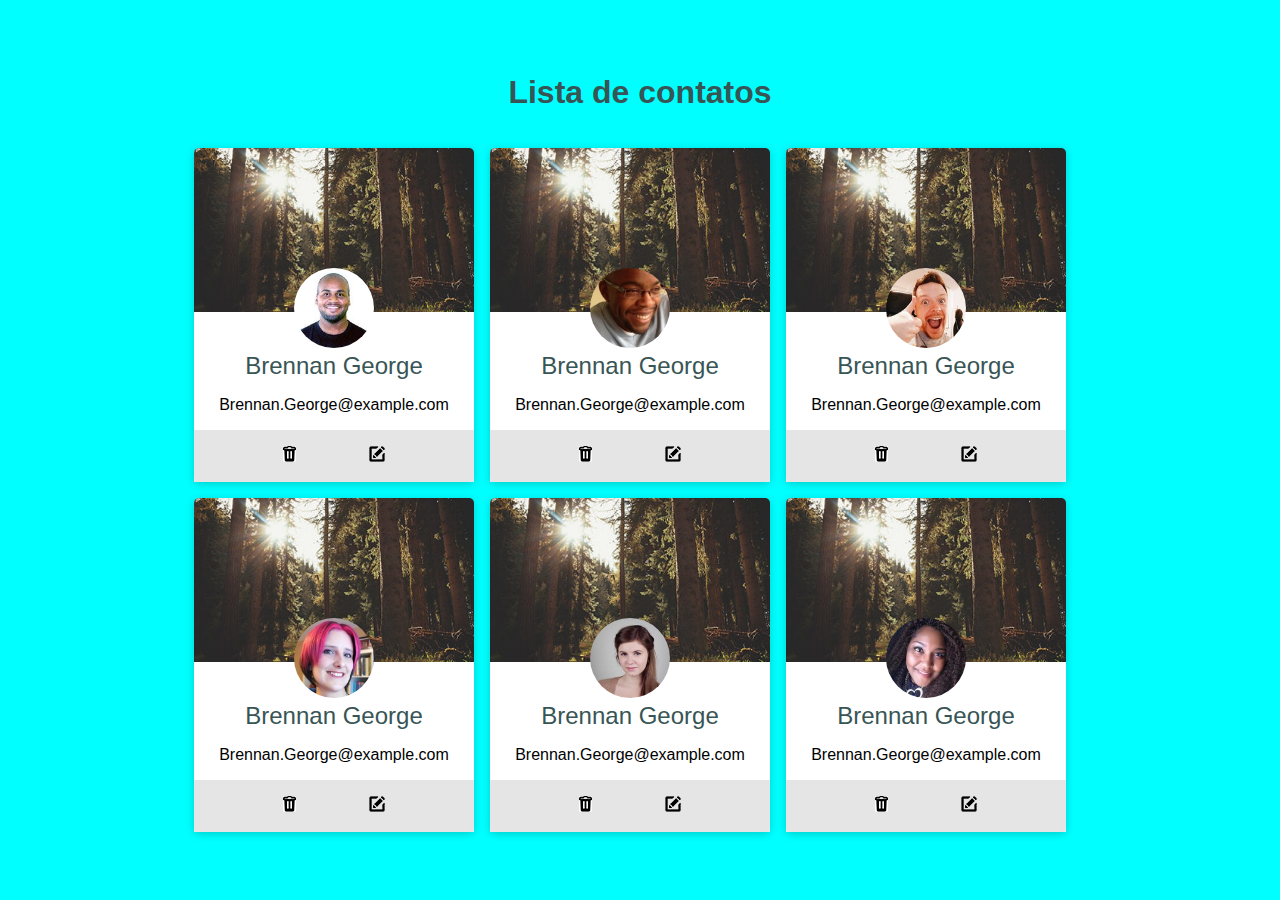
<file: projeto2/index.html>
<!DOCTYPE html>
<html lang="en">

    <head>
        <meta charset="UTF-8">
        <meta http-equiv="X-UA-Compatible" content="IE=edge">
        <meta name="viewport" content="width=device-width, initial-scale=1.0">
        <title>Document</title>
        <link rel="stylesheet" href="estilo2.css">
    </head>

    <body>
        <h1 class="main-title">Lista de contatos</h1>
        <div class="list-wrapper">
            <ul class="list">
                <li class="list-item">
                    <div class="list-item__imagem">
                        <img src="imagens/1.jpg" alt="Brennan George">
                    </div>
                    <div class="list-item__content">
                        <p class="list-item__name"> Brennan George</p>
                        <p class="list-item__email"> Brennan.George@example.com</p>

                    </div>
                    <div class="list-item__actions">
                        <a href="#"><img src="imagens/delete.png" alt="delete"></a>
                        <a href="#"><img src="imagens/edit.png" alt="edit"></a>
                    </div>
                </li>
                <li class="list-item">
                    <div class="list-item__imagem">
                        <img src="imagens/2.jpg" alt="Brennan George">
                    </div>
                    <div class="list-item__content">
                        <p class="list-item__name"> Brennan George</p>
                        <p class="list-item__email"> Brennan.George@example.com</p>

                    </div>
                    <div class="list-item__actions">
                        <a href="#"><img src="imagens/delete.png" alt="delete"></a>
                        <a href="#"><img src="imagens/edit.png" alt="edit"></a>
                    </div>
                </li>
                <li class="list-item">
                    <div class="list-item__imagem">
                        <img src="imagens/3.jpg" alt="Brennan George">
                    </div>
                    <div class="list-item__content">
                        <p class="list-item__name"> Brennan George</p>
                        <p class="list-item__email"> Brennan.George@example.com</p>

                    </div>
                    <div class="list-item__actions">
                        <a href="#"><img src="imagens/delete.png" alt="delete"></a>
                        <a href="#"><img src="imagens/edit.png" alt="edit"></a>
                    </div>
                </li>
                <li class="list-item">
                    <div class="list-item__imagem">
                        <img src="imagens/4.jpg" alt="Brennan George">
                    </div>
                    <div class="list-item__content">
                        <p class="list-item__name"> Brennan George</p>
                        <p class="list-item__email"> Brennan.George@example.com</p>

                    </div>
                    <div class="list-item__actions">
                        <a href="#"><img src="imagens/delete.png" alt="delete"></a>
                        <a href="#"><img src="imagens/edit.png" alt="edit"></a>
                    </div>
                </li>
                <li class="list-item">
                    <div class="list-item__imagem">
                        <img src="imagens/5.jpg" alt="Brennan George">
                    </div>
                    <div class="list-item__content">
                        <p class="list-item__name"> Brennan George</p>
                        <p class="list-item__email"> Brennan.George@example.com</p>

                    </div>
                    <div class="list-item__actions">
                        <a href="#"><img src="imagens/delete.png" alt="delete"></a>
                        <a href="#"><img src="imagens/edit.png" alt="edit"></a>
                    </div>
                </li>
                <li class="list-item">
                    <div class="list-item__imagem">
                        <img src="imagens/6.jpg" alt="Brennan George">
                    </div>
                    <div class="list-item__content">
                        <p class="list-item__name"> Brennan George</p>
                        <p class="list-item__email"> Brennan.George@example.com</p>

                    </div>
                    <div class="list-item__actions">
                        <a href="#"><img src="imagens/delete.png" alt="delete"></a>
                        <a href="#"><img src="imagens/edit.png" alt="edit"></a>
                    </div>
                </li>

            </ul>
        </div>

    </body>

</html>
</file>
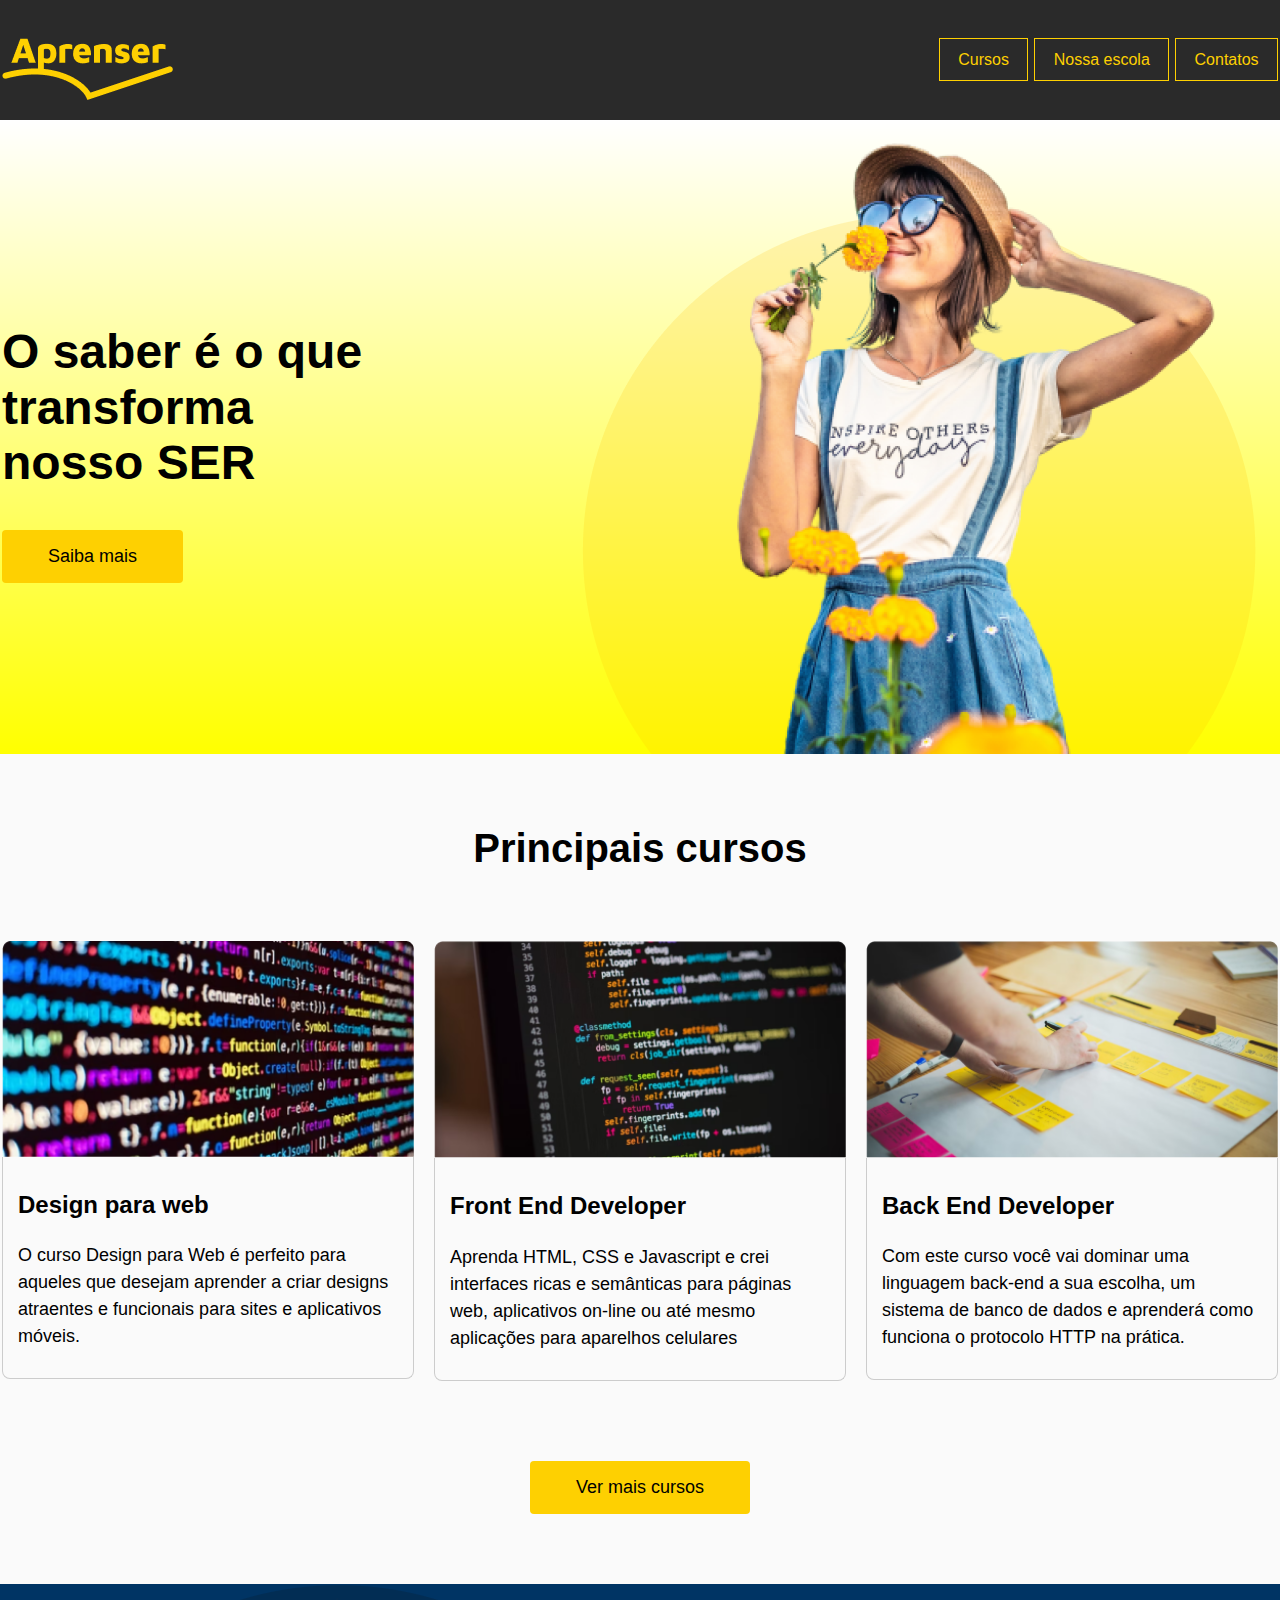
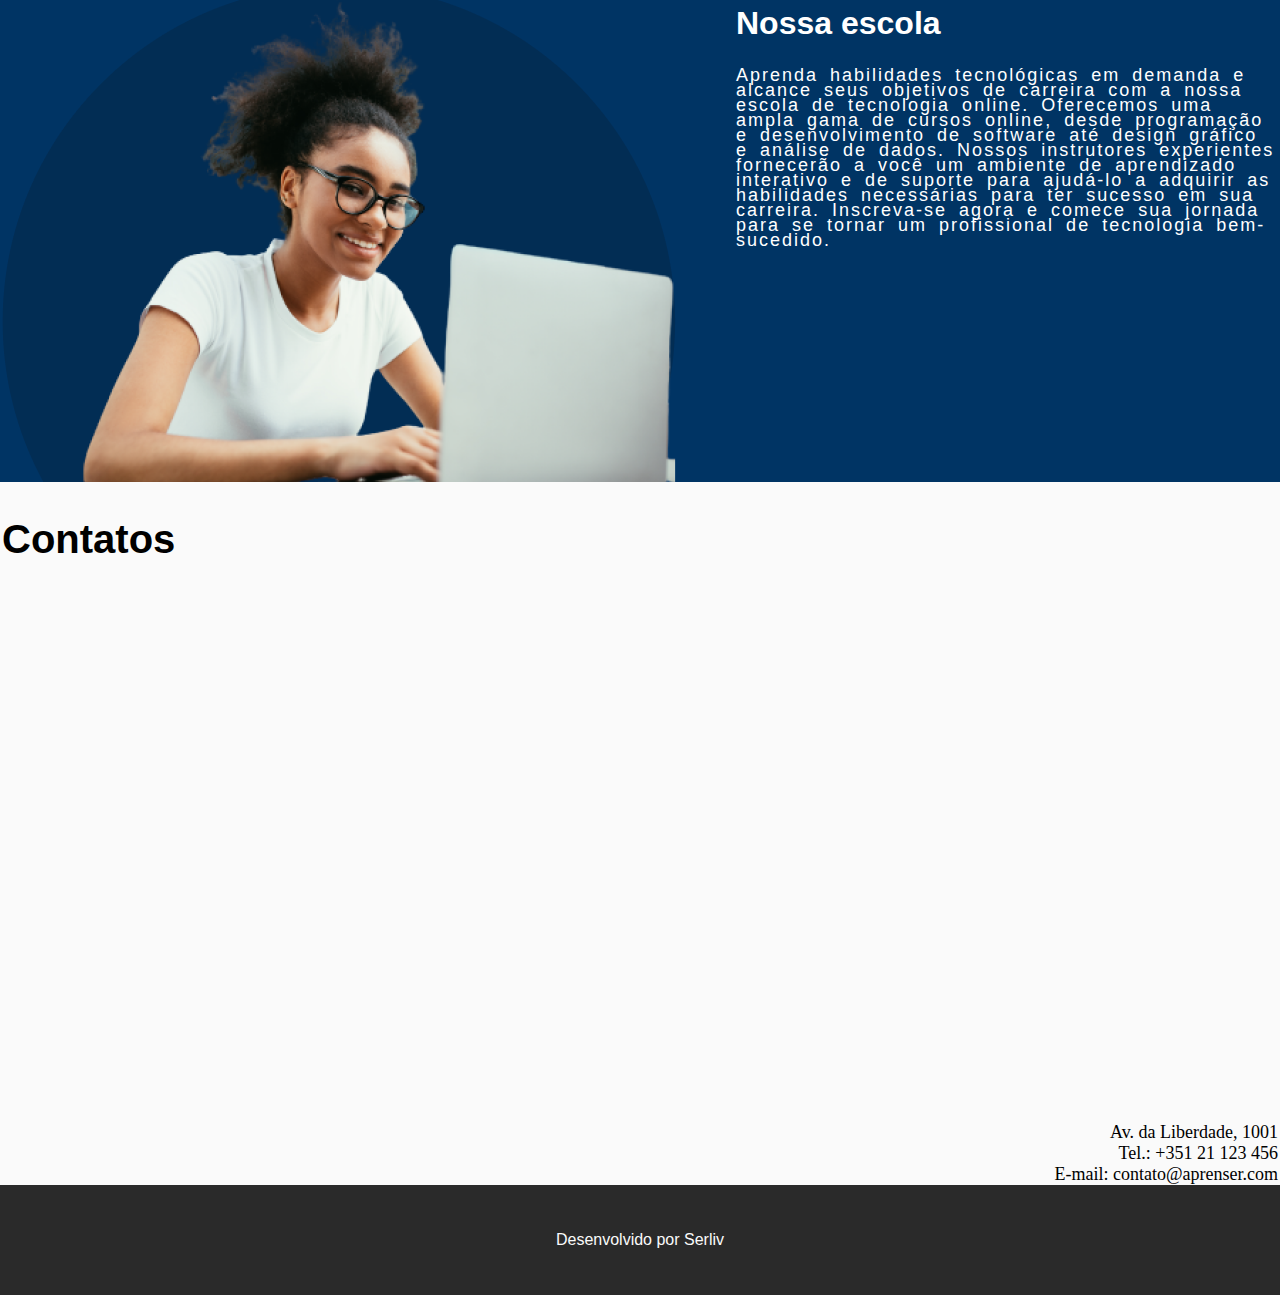
<file: projeto4_aprenser/index.html>
<!DOCTYPE html>
<html lang="en">

    <head>
        <meta charset="UTF-8">
        <title>Aprenser</title>
        <link rel="stylesheet" href="styles/normalize.css">
        <link rel="stylesheet" href="styles/aprenser.css">
    </head>

    <body>
        <div class="wrappercontainer wrappercontainer-dark">
            <header class="header container">
                <img src="imagens/logoAprenser.png" alt="aprenser">
                <nav class="header_nav">
                    <ul>
                        <li><a href="#cursos">Cursos</a></li>
                        <li><a href="#escola">Nossa escola</a></li>
                        <li><a href="#contatos">Contatos</a></li>
                    </ul>
                </nav>
            </header>
        </div>
        <div class="wrappercontainer wrappercontainer-hero">
            <section class="container herobanner">
                <div class="header_content">
                    <h1 class="hero-title">O saber é o que transforma nosso <span class="upper">ser</span></h1>
                    <a href="#" class="btn">Saiba mais</a>
                </div>
                <img src="imagens/HeroImage.png" alt="mulher segurando flores">
            </section>
        </div>

        <div class="wrappercontainer wrappercontainer-light">
            <section class="cursos container" id="cursos">
                <h2 class="section_title">Principais cursos</h2>
                <div class="cursoscontainer">
                    <article class="curso_card">
                        <img src="imagens/curso-design-1.png" alt="curso design">
                        <div class="curso_card_content">
                            <h3>Design para web</h3>
                            <p>O curso Design para Web é perfeito para aqueles que desejam aprender a criar designs
                                atraentes e funcionais para sites e aplicativos móveis.</p>
                        </div>
                    </article>
                    <article class="curso_card">
                        <img src="imagens/curso-design-2.png" alt="curso design">
                        <div class="curso_card_content">
                            <h3>Front End Developer</h3>
                            <p>Aprenda HTML, CSS e Javascript e crei interfaces ricas e semânticas para páginas web,
                                aplicativos on-line ou até mesmo aplicações para aparelhos celulares</p>
                        </div>
                    </article>
                    <article class="curso_card">
                        <img src="imagens/curso-design.png" alt="curso design">
                        <div class="curso_card_content">
                            <h3>Back End Developer</h3>
                            <p>Com este curso você vai dominar uma linguagem back-end a sua escolha, um sistema de banco
                                de dados e aprenderá como funciona o protocolo HTTP na prática.</p>
                        </div>
                    </article>
                </div>
                <a href="#" class="section_btn btn">Ver mais cursos</a>
            </section>
        </div>
        <div class="wrappercontainer wrappercontainer-dark2">
            <section class="container escola" id="escola">
                <img src="imagens/nossa-escola.png" alt="Mulher mostrando felicidade">
                <div class="escola_content">
                <h2>Nossa escola</h2>
                <p>Aprenda habilidades tecnológicas em demanda e alcance seus objetivos de carreira com a nossa escola
                    de tecnologia online. Oferecemos uma ampla gama de cursos online, desde programação e
                    desenvolvimento de software até design gráfico e análise de dados. Nossos instrutores experientes
                    fornecerão a você um ambiente de aprendizado interativo e de suporte para ajudá-lo a adquirir as
                    habilidades necessárias para ter sucesso em sua carreira. Inscreva-se agora e comece sua jornada
                    para se tornar um profissional de tecnologia bem-sucedido.</p>
                </div>
            </section>
        </div>
        <div class="wrappercontainer wrappercontainer-light">
            <section class="container" id="contatos">
                <h2>Contatos</h2>
                <iframe
                    src="https://www.google.com/maps/embed?pb=!1m18!1m12!1m3!1d477.83634369920503!2d-49.33054147618065!3d-16.642282694498284!2m3!1f0!2f0!3f0!3m2!1i1024!2i768!4f13.1!3m3!1m2!1s0x935ef538624f6801%3A0x8dc6d2986c01011!2zQ2Fmw6kgZGEgQsOhcmJhcmE!5e0!3m2!1spt-BR!2sbr!4v1730457891858!5m2!1spt-BR!2sbr"
                    width="100%" height="525" style="border:0;" allowfullscreen="" loading="lazy"
                    referrerpolicy="no-referrer-when-downgrade"></iframe>
                <address class="address">Av. da Liberdade, 1001 <br>
                    Tel.: +351 21 123 456 <br>
                    E-mail: contato@aprenser.com</address>
            </section>
        </div>
        <div class="wrappercontainer wrappercontainer-dark">
            <footer class="footer">Desenvolvido por Serliv</footer>
        </div>
    </body>

</html>
</file>
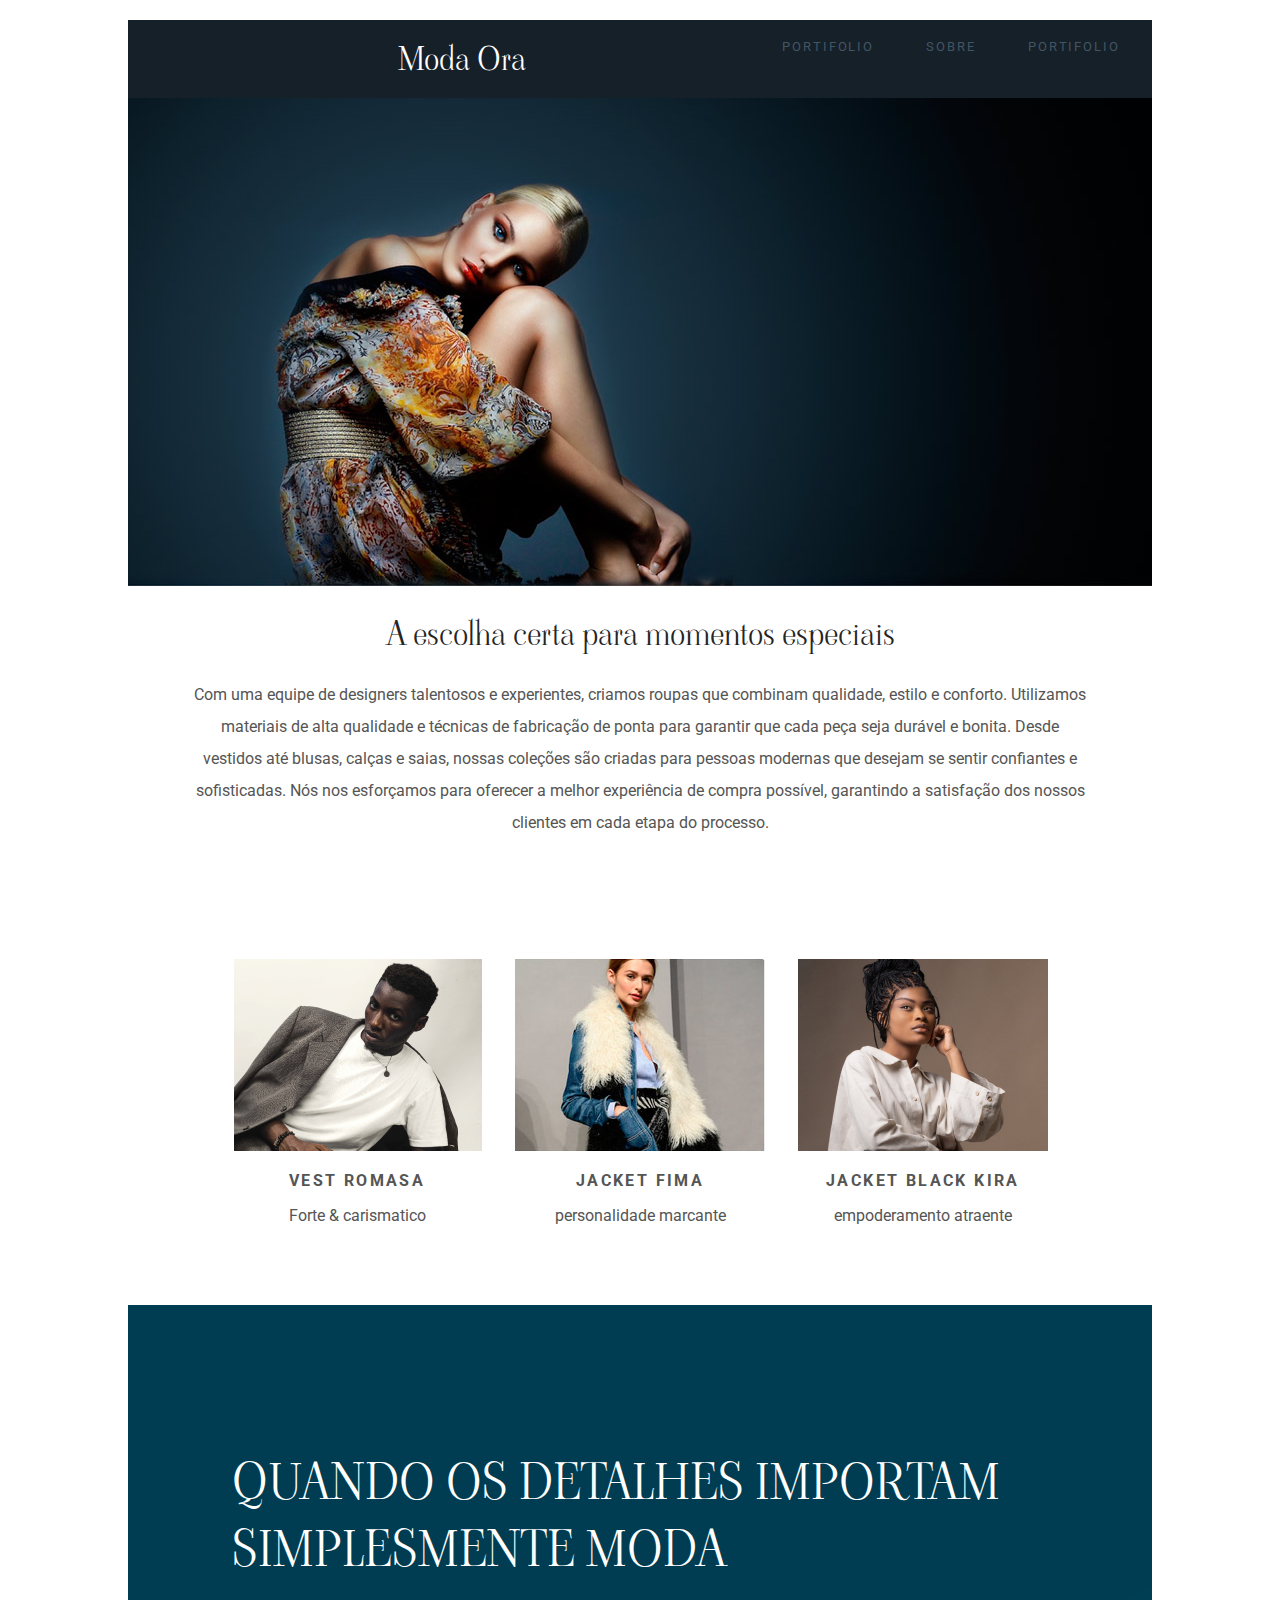
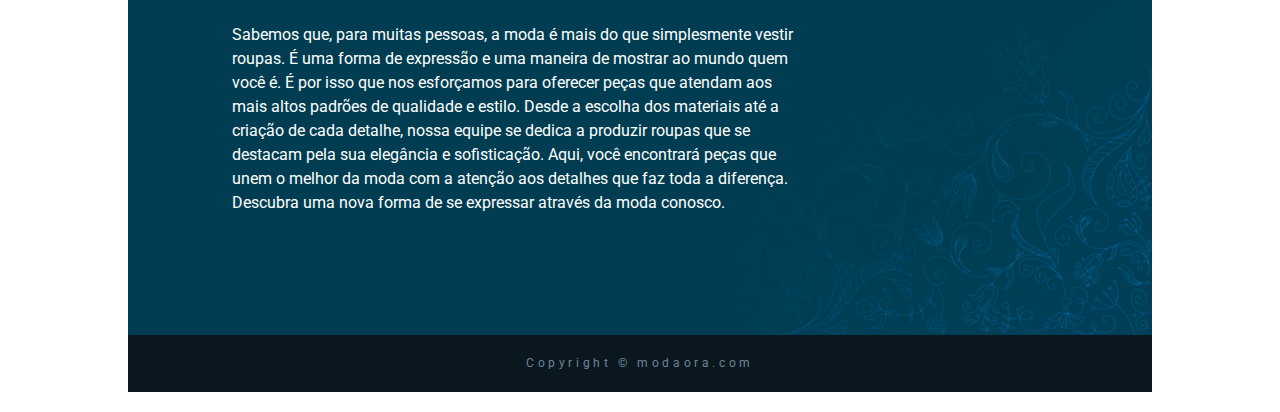
<file: secao8/index.html>
<!DOCTYPE html>
<html lang="en">

    <head>
        <meta charset="UTF-8">
        <title>
            Moda Ora
        </title>
        <link rel="stylesheet" href="css/estilo.css">
        <link rel="preconnect" href="https://fonts.googleapis.com">
        <link rel="preconnect" href="https://fonts.gstatic.com" crossorigin>
        <link href="https://fonts.googleapis.com/css2?family=Roboto:wght@300;400;700&family=Viaoda+Libre&display=swap"
            rel="stylesheet">
    </head>

    <body>
        <div id="principal">
            <header class="header-moda">
                <h1 class = "logo">Moda Ora</h1>
                <nav class="navigator">
                    <ul class="header-menu">
                        <li class="header-menu__items">
                            <a href="#">portifolio</a>
                        </li>
                        <li class="header-menu__items">
                            <a href="#">sobre</a>
                        </li>
                        <li class="header-menu__items">
                            <a href="#">portifolio</a>
                        </li>
                    </ul>
                </nav>
            </header>
            <img src="imagens/topo.jpg" alt="Modelo feminina vestindo roupa elegante">
            <main>
                <article class="article-text">
                    <h1>A escolha certa para momentos especiais</h1>
                    <p>Com uma equipe de designers talentosos e experientes, criamos roupas que combinam qualidade,
                        estilo e
                        conforto. Utilizamos materiais de alta qualidade e técnicas de fabricação de ponta para garantir
                        que
                        cada peça seja durável e bonita. Desde vestidos até blusas, calças e saias, nossas coleções são
                        criadas para pessoas modernas que desejam se sentir confiantes e sofisticadas. Nós nos
                        esforçamos
                        para oferecer a melhor experiência de compra possível, garantindo a satisfação dos nossos
                        clientes
                        em cada etapa do processo.</p>
                </article>
                <section class="galery">
                    <article class="article-images">
                        <img src="imagens/modelo5.jpg" alt="">
                        <p class="image-title">Vest romasa</p>
                        <p class="image-text">Forte & carismatico</p>
                    </article>
                    <article class="article-images">
                        <img src="imagens/modelo2.jpg" alt="">
                        <p class="image-title">Jacket fima</p>
                        <p class="image-text">personalidade marcante</p>
                    </article>
                    <article class="article-images">
                        <img src="imagens/modelo4.jpg" alt="">
                        <p class="image-title">jacket black kira</p>
                        <p class="image-text">empoderamento atraente</p>
                    </article>
                </section>
                <article class="article-final">
                    <h2>QUANDO OS DETALHES IMPORTAM <br>SIMPLESMENTE MODA</h2>
                    <p>Sabemos que, para muitas pessoas, a moda é mais do que simplesmente vestir roupas. É uma forma de
                        expressão e uma maneira de mostrar ao mundo quem você é. É por isso que nos esforçamos para
                        oferecer
                        peças que atendam aos mais altos padrões de qualidade e estilo. Desde a escolha dos materiais
                        até a
                        criação de cada detalhe, nossa equipe se dedica a produzir roupas que se destacam pela sua
                        elegância
                        e sofisticação. Aqui, você encontrará peças que unem o melhor da moda com a atenção aos detalhes
                        que
                        faz toda a diferença. Descubra uma nova forma de se expressar através da moda conosco.</p>
                </article>

            </main>
            <footer class="rodape">
                Copyright © modaora.com
            </footer>
        </div>
    </body>

</html>
</file>
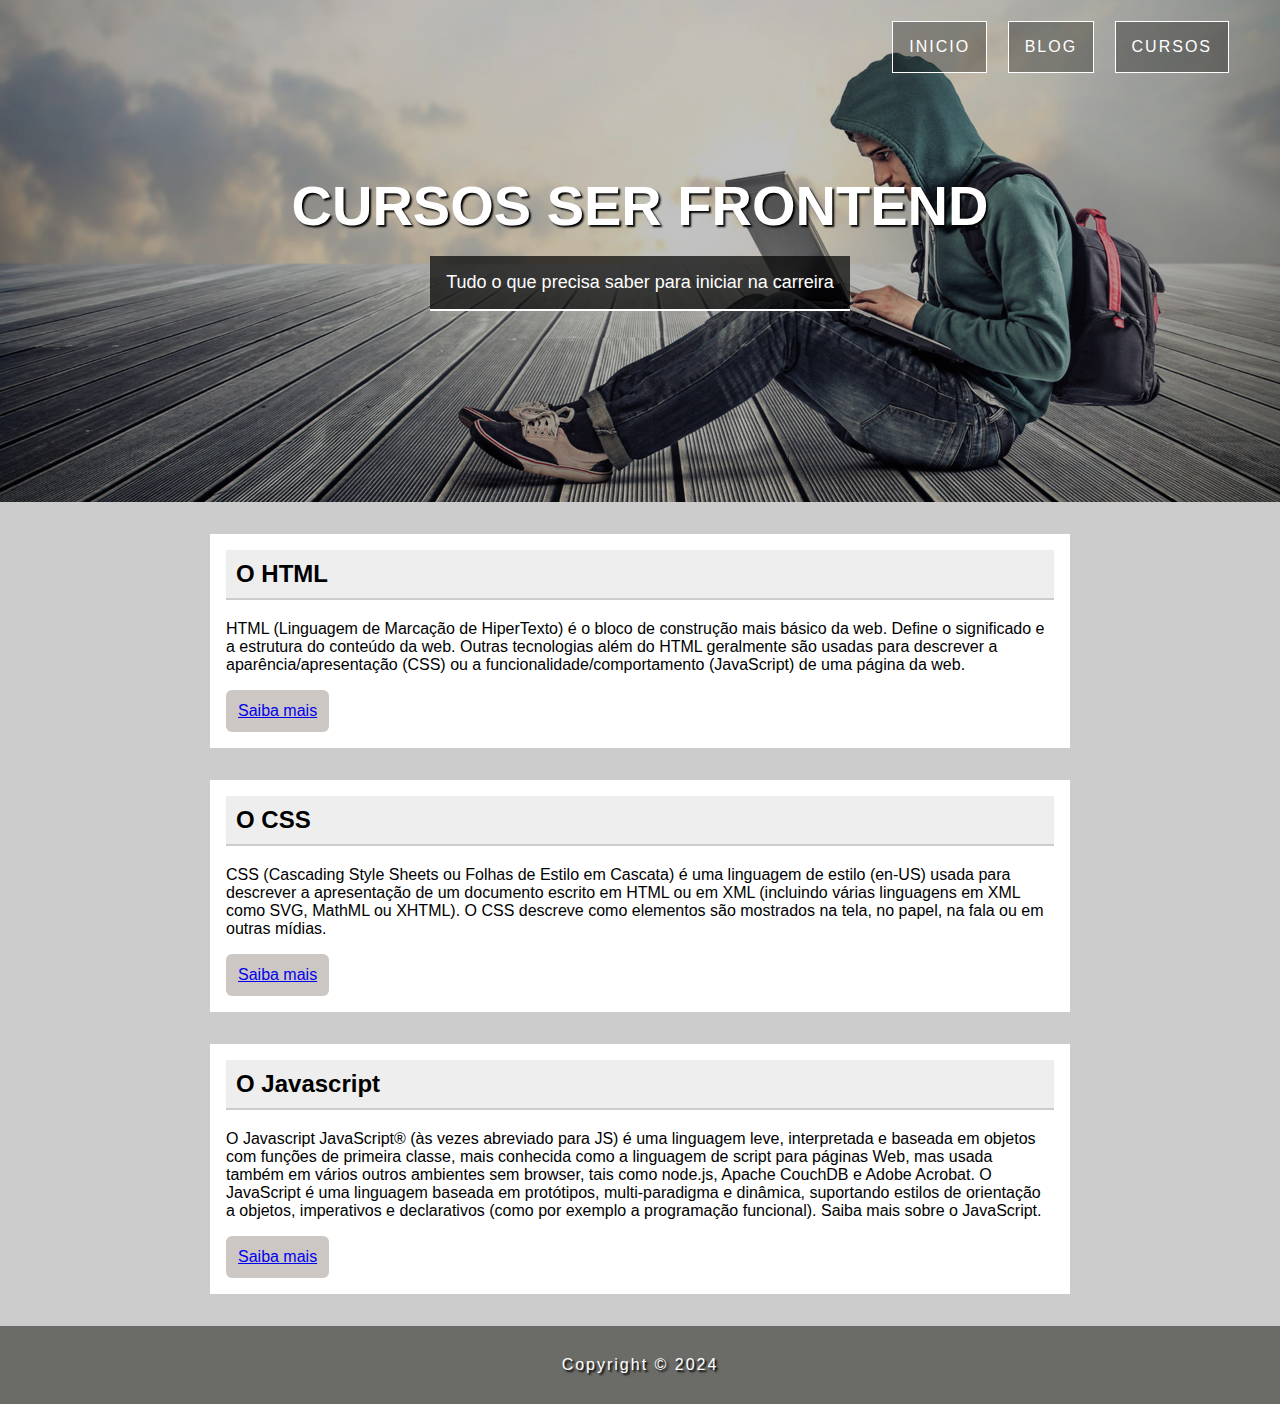
<file: semantica e posi/index.html>
<!DOCTYPE html>
<html lang="en">

    <head>
        <meta charset="UTF-8">
        <title>PRJ 1</title>
        <link rel="stylesheet" href="styles/estilo.css">
    </head>

    <body>
        <header class="hero">
            <nav>
                <ul>
                    <li><a href="#">Inicio</a></li>
                    <li><a href="#">Blog</a></li>
                    <li><a href="#">Cursos</a></li>
                </ul>
            </nav>
            <div class="hero-content">
                <h1>cursos ser frontend</h1>
                <p>Tudo o que precisa saber para iniciar na carreira</p>
            </div>
        </header>
        <main>
            <div class="container">
                <section>
                    <article>
                        <header>
                            <h2>O HTML</h2>
                        </header>
                        <p>HTML (Linguagem de Marcação de HiperTexto) é o bloco de construção mais básico da web. Define
                            o significado e a estrutura do conteúdo da web. Outras tecnologias além do HTML geralmente
                            são usadas para descrever a aparência/apresentação (CSS) ou a funcionalidade/comportamento
                            (JavaScript) de uma página da web.</p>
                        <a class="saiba" href="#">Saiba mais</a>
                    </article>
                    <article>
                        <header>
                            <h2>O CSS</h2>
                        </header>
                        <p>CSS (Cascading Style Sheets ou Folhas de Estilo em Cascata) é uma linguagem de estilo (en-US)
                            usada para descrever a apresentação de um documento escrito em HTML ou em XML (incluindo
                            várias linguagens em XML como SVG, MathML ou XHTML). O CSS descreve como elementos são
                            mostrados na tela, no papel, na fala ou em outras mídias.</p>
                        <a class="saiba" href="#">Saiba mais</a>
                    </article>

                    <article>
                        <header>
                            <h2>O Javascript</h2>
                        </header>
                        <p>O Javascript
                            JavaScript® (às vezes abreviado para JS) é uma linguagem leve, interpretada e baseada em
                            objetos com funções de primeira classe, mais conhecida como a linguagem de script para
                            páginas Web, mas usada também em vários outros ambientes sem browser, tais como node.js,
                            Apache CouchDB e Adobe Acrobat. O JavaScript é uma linguagem baseada em protótipos,
                            multi-paradigma e dinâmica, suportando estilos de orientação a objetos, imperativos e
                            declarativos (como por exemplo a programação funcional). Saiba mais sobre o JavaScript.</p>
                        <a class="saiba" href="#">Saiba mais</a>
                    </article>

                </section>
            </div>
        </main>
        <footer>
            Copyright &copy; 2024
        </footer>
    </body>

</html>
</file>
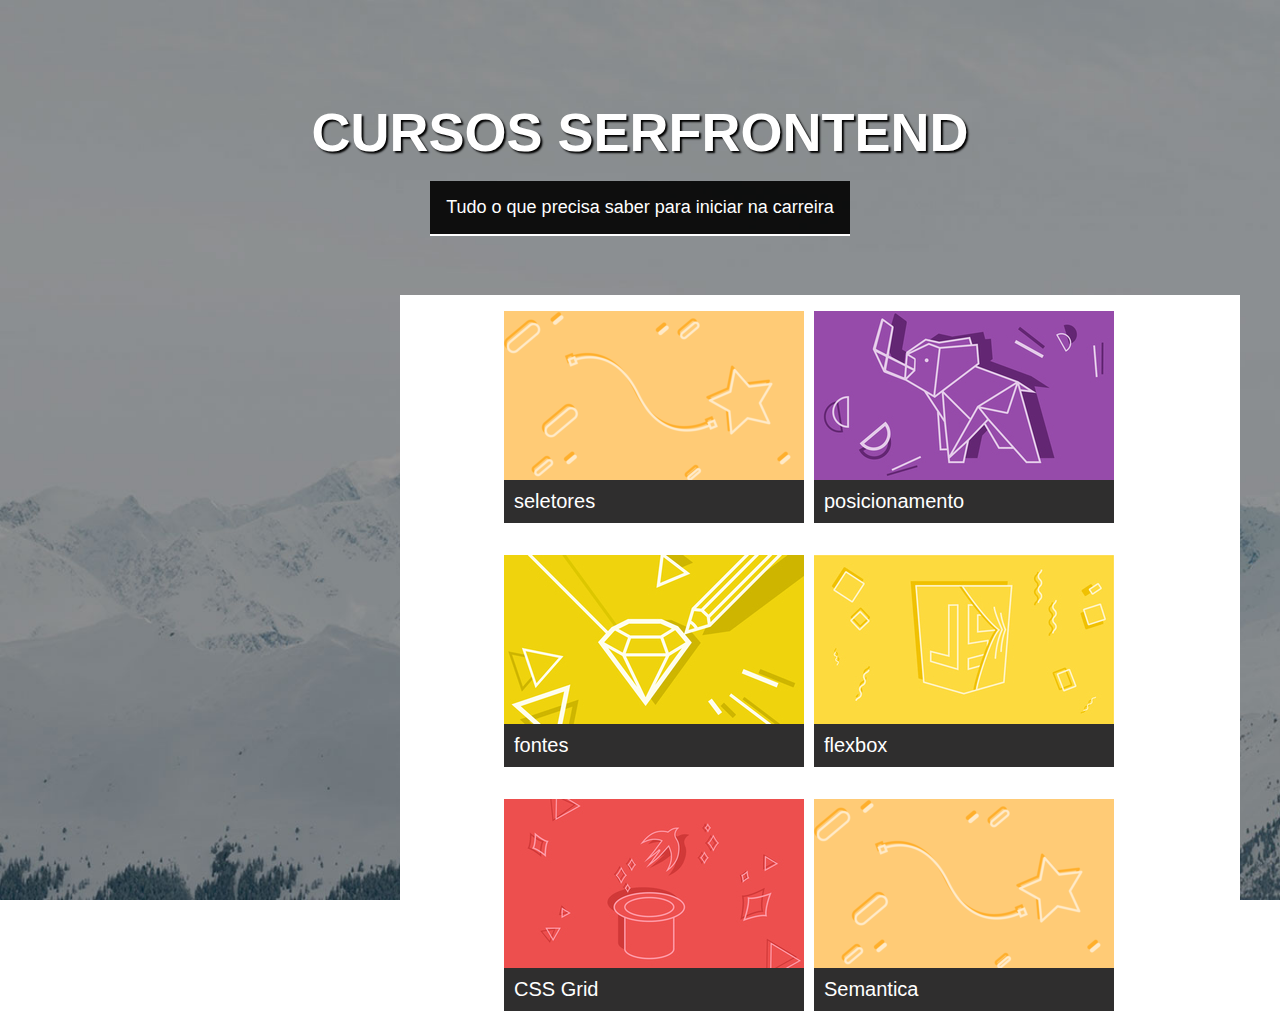
<file: projeto3_price_cards/desafio/index.html>
<!DOCTYPE html>
<html lang="en">

    <head>
        <meta charset="UTF-8">

        <title>Projeto CSS</title>

        <link rel="stylesheet" href="styles/estilo.css">
    </head>

    <body>
        <header class="hero">
            <div class="hero-content">
                <h1>cursos serfrontend</h1>
                <p>Tudo o que precisa saber para iniciar na carreira</p>

            </div>

        </header>


        <div class="div1">
            <ul class="ul1">
                <li>
                    <img src="imagens/card_01.png" alt="">
                    <p class="p1">seletores</p>
                </li>
                <li>
                    <img src="imagens/card_02.jpg" alt="">
                    <p class="p1">posicionamento</p>
                </li>
                <li>
                    <img src="imagens/card_03.jpg" alt="">
                    <p class="p1">fontes</p>
                </li>
                <li>
                    <img src="imagens/card_04.jpg" alt="">
                    <p class="p1">flexbox</p>
                </li>
                <li>
                    <img src="imagens/card_05.jpg" alt="">
                    <p class="p1">CSS Grid</p>
                </li>
                <li>
                    <img src="imagens/card_01.png" alt="">
                    <p class="p1">Semantica</p>
                </li>
            </ul>
        </div>
    </body>

</html>
</file>
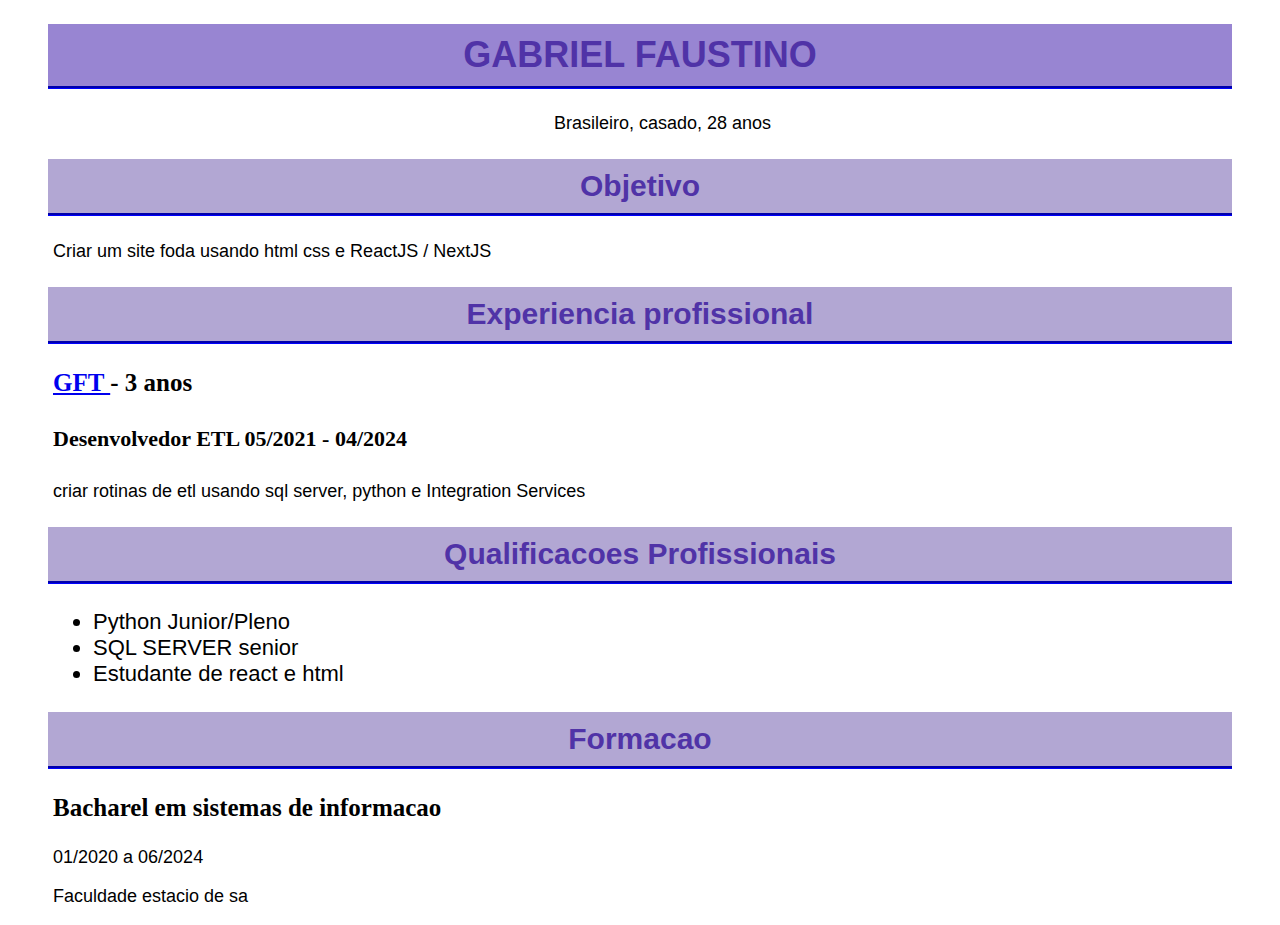
<file: introducao/curriculo.html>
<!DOCTYPE html>
<html lang="en">

    <head>
        <meta charset="UTF-8">
        <meta name="viewport" content="width=device-width, initial-scale=1.0">
        <title>Document</title>
        <link rel="stylesheet" href="curriculo.css">
    </head>

    <body>
        <h1><b> GABRIEL FAUSTINO </b></h1>

        <p class="etnia"> Brasileiro, casado, 28 anos </p>

        <h2>Objetivo </h2>
        <p>Criar um site foda usando html css e ReactJS / NextJS </p>

        <h2>Experiencia profissional </h2>
         <h3><a href="#"> GFT </a> - 3 anos</h3>
        <h4>Desenvolvedor ETL 05/2021 - 04/2024</h4>
        <p> criar rotinas de etl usando sql server, python e Integration Services </p>

        <h2>Qualificacoes Profissionais</h2>

        <ul>
            <li>Python Junior/Pleno</li>
            <li>SQL SERVER senior</li>
            <li>Estudante de react e html </li>
        </ul>
        <h2>Formacao </h2>
        <h3>Bacharel em sistemas de informacao</h3>
        <p>01/2020 a 06/2024</p>
        <p>Faculdade estacio de sa</p>

    </body>

</html>
</file>
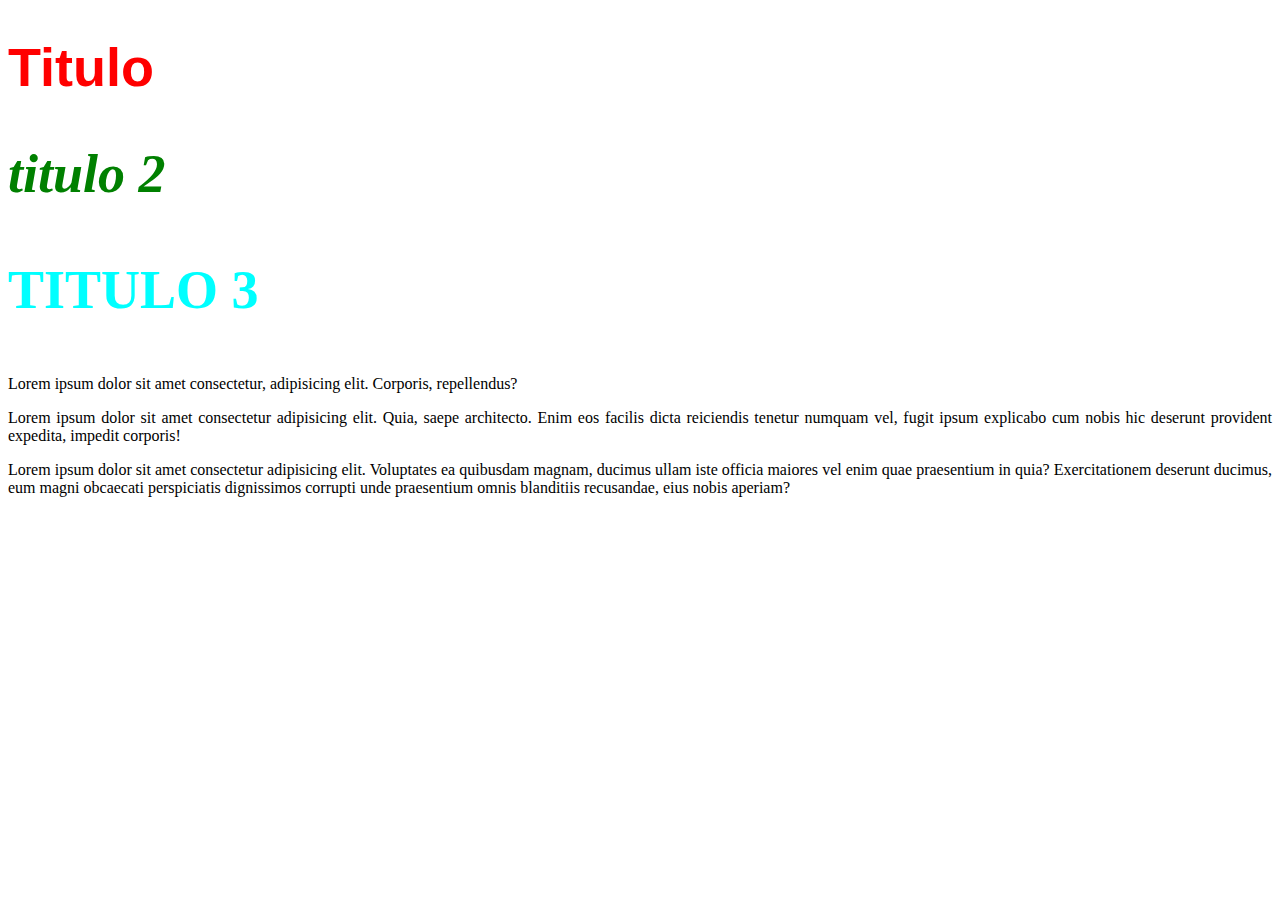
<file: introducao/introducao_css.html>
<!DOCTYPE html>
<html lang="pt-br">
    <head>
    <title>Estruturas</title>
    <meta name="description" content="descricao legal da minha pag">
    <meta name="author" content="Gabriel Carvalho">
    <meta charset="uft-8">
    <link rel="stylesheet" href="introcss.css">
    </head>
    <body>
        <h1>Titulo</h1>
        <h2>titulo 2</h2>
        <h3>titulo 3</h3>
        <p>Lorem ipsum dolor sit amet consectetur, adipisicing elit. Corporis, repellendus?</p>
        <p>Lorem ipsum dolor sit amet consectetur adipisicing elit. Quia, saepe architecto. 
            Enim eos facilis dicta reiciendis tenetur numquam vel, fugit ipsum explicabo 
            cum nobis hic deserunt provident expedita, impedit corporis!
        </p>
        <p>Lorem ipsum dolor sit amet consectetur adipisicing elit. Voluptates ea quibusdam magnam, 
            ducimus ullam iste officia maiores vel enim quae praesentium in quia? Exercitationem 
            deserunt ducimus, eum magni obcaecati perspiciatis 
            dignissimos corrupti unde praesentium omnis blanditiis recusandae, eius nobis aperiam?
        </p>

    </body>
    
</html>
</file>
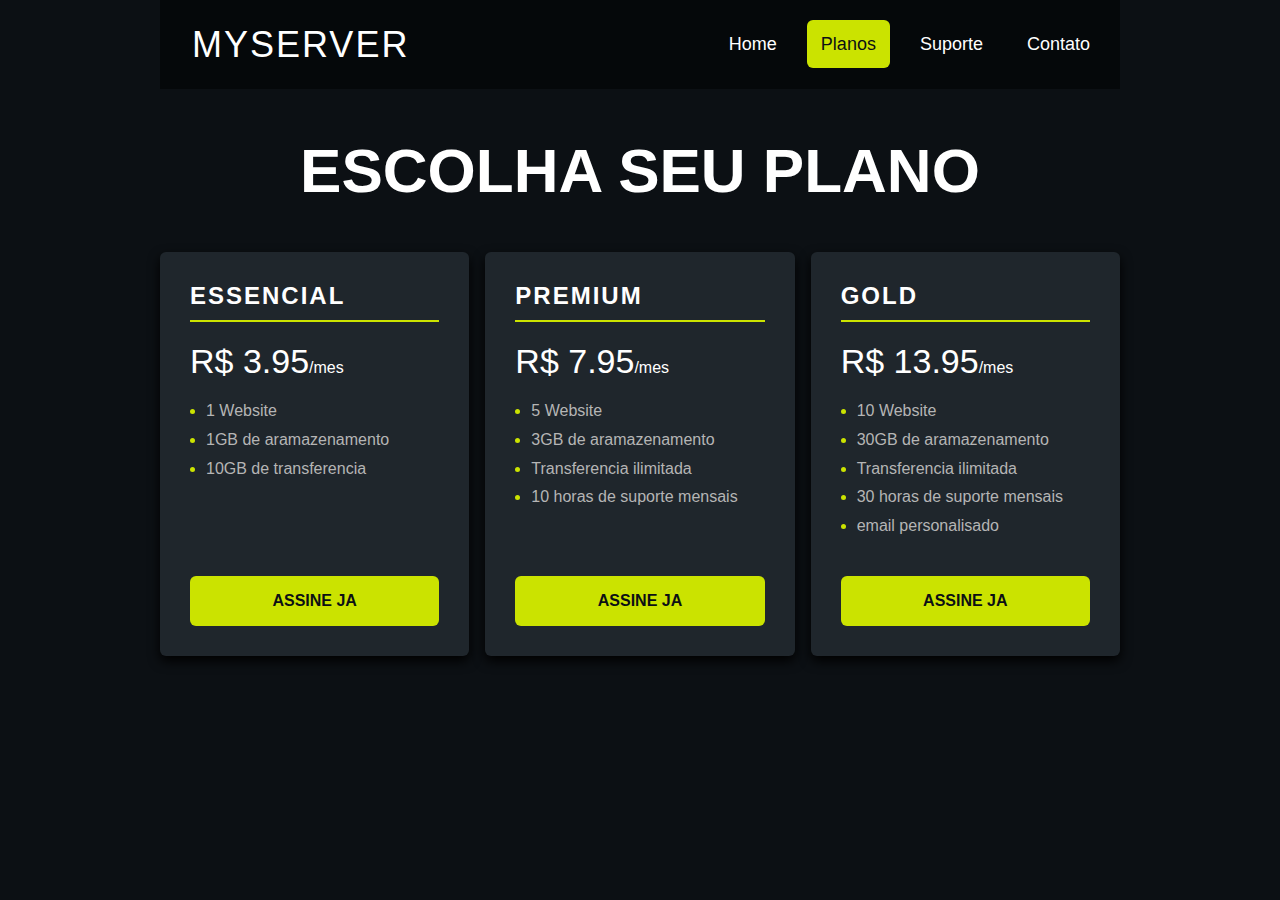
<file: projeto3_price_cards/pricecards.html>
<!DOCTYPE html>
<html lang="pt-br">

  <head>
    <meta charset="utf-8">
    <title>Price Cards</title>
    <link rel="stylesheet" href="pricecards.css">
  </head>

  <body>
    <header class="header">
      <div class="header__logo">Myserver</div>
      <nav class="header__nav">
        <ul>
          <li><a href="#" >Home</a></li>
          <li><a href="#" class="header__nav--active">Planos</a></li>
          <li><a href="#">Suporte</a></li>
          <li><a href="#">Contato</a></li>
        </ul>
      </nav>
    </header>
    <h1 class="main__title">escolha seu plano</h1>
    <section class="pricing">
      <div class="pricing-plan">
        <h2 class="pricing-plan__title">essencial</h2>
        <p> <span class="pricing-plan__price">R$ 3.95</span>/mes</p>
        <ul class="pricing-plan__features">
          <li>1 Website </li>
          <li>1GB de aramazenamento</li>
          <li>10GB de transferencia</li>
        </ul>
        <a class="pricing-plan__cta" href="#">Assine ja </a>
      </div>

      <div class="pricing-plan">
        <h2 class="pricing-plan__title">Premium</h2>
        <p> <span class="pricing-plan__price">R$ 7.95</span>/mes</p>
        <ul class="pricing-plan__features">
          <li>5 Website </li>
          <li>3GB de aramazenamento</li>
          <li>Transferencia ilimitada </li>
          <li>10 horas de suporte mensais</li>
        </ul>
        <a class="pricing-plan__cta" href="#">Assine ja </a>
      </div>

      <div class="pricing-plan">
        <h2 class="pricing-plan__title">gold</h2>
        <p> <span class="pricing-plan__price">R$ 13.95</span>/mes</p>
        <ul class="pricing-plan__features">
          <li>10 Website </li>
          <li>30GB de aramazenamento</li>
          <li>Transferencia ilimitada </li>
          <li>30 horas de suporte mensais</li>
          <li>email personalisado</li>
        </ul>
        <a class="pricing-plan__cta" href="#">Assine ja </a>

      </div>
    </section>

  </body>

</html>
</file>
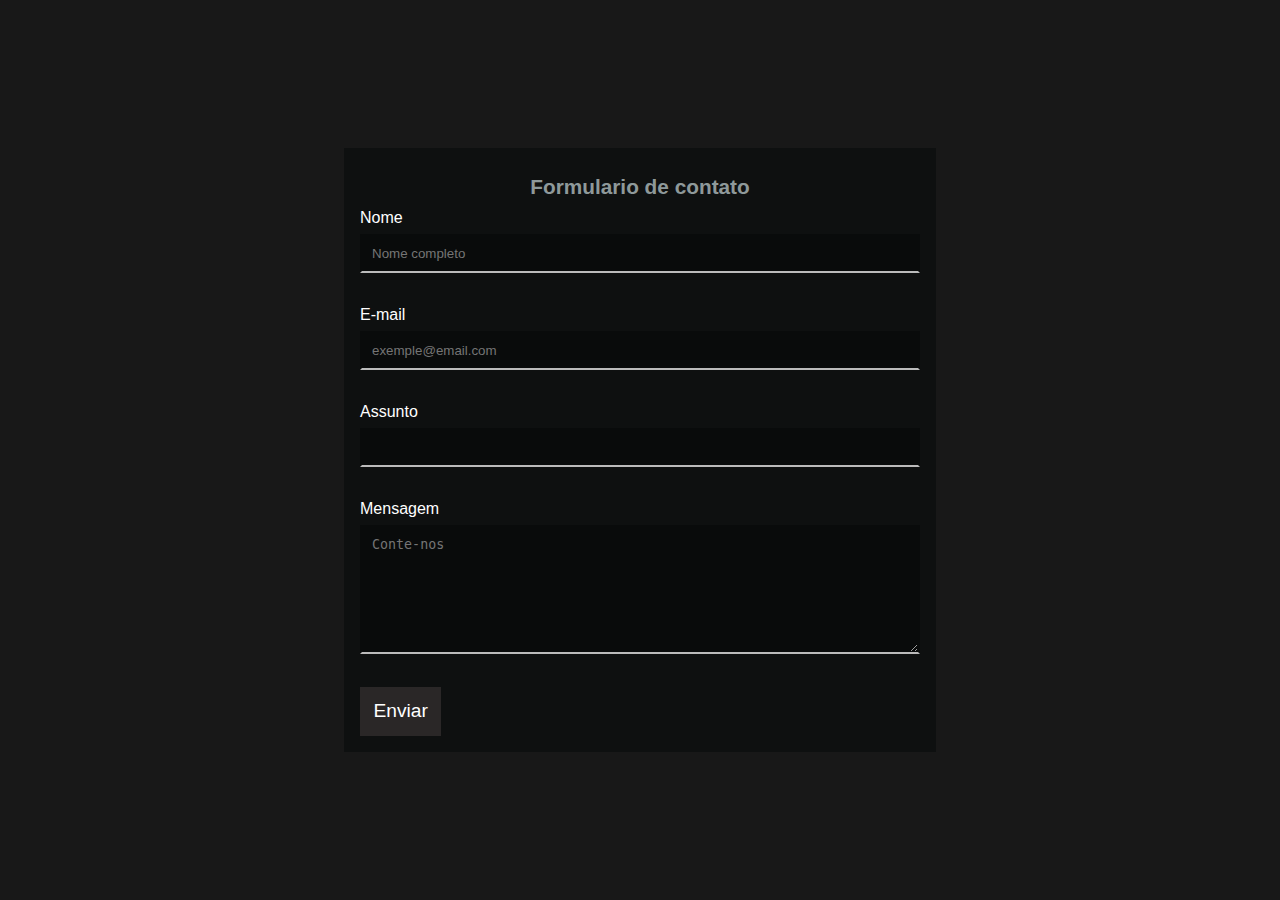
<file: projeto5_ctt_form/contato.html>
<!DOCTYPE html>
<html lang="pt-br">

    <head>
        <meta charset="UTF-8">
        <title>Contato Form</title>
        <link rel="stylesheet" href="contato.css">
    </head>

    <body>
        <form action="">
            <fieldset>
                <legend>Formulario de contato</legend>

                <label for="name">Nome</label>
                <input type="text" name="name" id="name"  placeholder="Nome completo" required>

                <label for="email">E-mail</label>
                <input type="email" id="email" name="email" required placeholder="exemple@email.com">

                <label for="subject">Assunto</label>
                <input type="text" id="subject" name="subject">

                <label for="message">Mensagem</label>
                <textarea name="message" id="message" cols="30" rows="7" maxlength="1000" minlength="20"
                    placeholder="Conte-nos"></textarea>
        <button type="submit" class="btn"> Enviar</button>



            </fieldset>
        </form>
    </body>

</html>
</file>
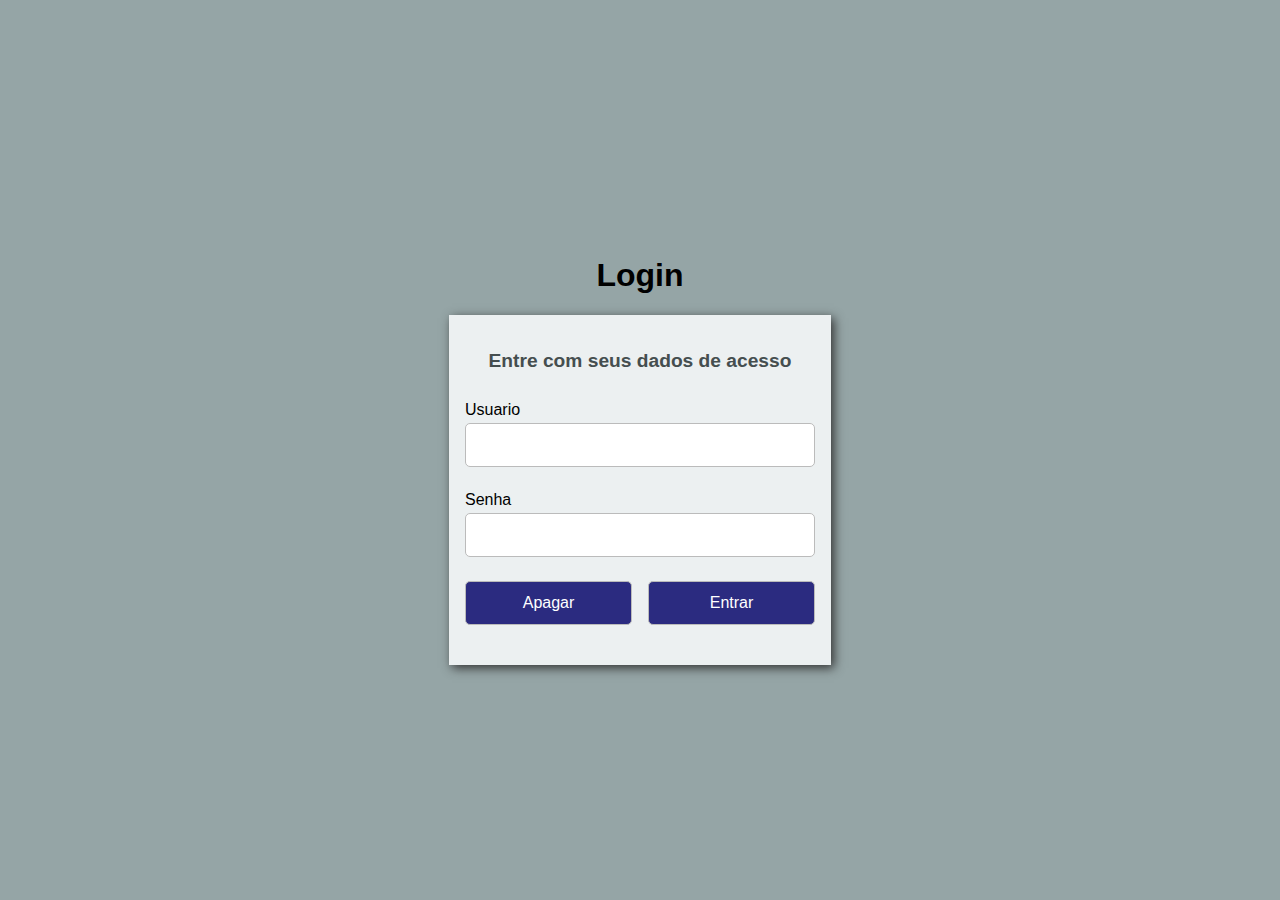
<file: secao11_formularios/login.html>
<!DOCTYPE html>
<html lang="pt-br">
<head>
    <meta charset="UTF-8"> 
    <title>Login</title>
    <link rel="stylesheet" href="login.css">
</head>
<body>
    <h1>Login</h1>
    <form action="#" method="post">
        <fieldset>
            <legend>Entre com seus dados de acesso</legend>

            <label for="user">Usuario</label>
            <input type="text" id="user" required>

            <label for="pwd">Senha</label>
            <input type="password" id="pwd" required>
            <div class="actions">
                <input type="reset" value="Apagar" class="btn2">
                <input type="submit" value="Entrar" class="btn2">
            </div>
            
        </fieldset>
    </form>
</body>
</html>
</file>
<file: projeto2/estilo2.css>
html,body {
    height: 100%;

}
body {
    background-color: aqua;
    margin: 0;
    padding: 0;
    font-family: 'Lucida Sans', 'Lucida Sans Regular', 'Lucida Grande', 'Lucida Sans Unicode', Geneva, Verdana, sans-serif;
    display: flex;
    justify-content: center;
    align-items: center;
    flex-direction: column; 
}

.main-title {
    color: #385555;
}

.list {
    width: 90% ;
    max-width: 960px;
    display: flex;
    flex-wrap: wrap;
    justify-content: center;
    gap: 16px;
    list-style-type: none;
}
.list-item {
    flex-basis: 280px ;
    background-color: white;
    border-radius: 5px;
    text-align: center;
    box-shadow: 0 2px 8px rgba(0,0,0,.2);
    background-image: url(imagens/thumb02.jpg);
    background-size: 100%;
    background-repeat:no-repeat ;
        
}
.list-item__imagem img {
    border-radius: 50%;
    width: 80px;
    margin-top: 120px; 

}

.list-item__name {
    margin: 0;
    font-size: 24px;
    color: #385555;  

}
.list-item__actions {
    display: flex;
    background-color: #e5e5e5 ;
    padding: 16px;
    justify-content: space-evenly;

}
</file>
<file: projeto4_aprenser/styles/aprenser.css>
:root{
    --primary-color: #FED001
      
}
html{
    font-size: 62.5%;
    font-family: sans-serif;
    font-weight: 400;
}
p,a {
  font-size: 1.6rem;
}
h1 {
    font-size:4.8rem ;
}
h2 {
    font-size: 4rem;
}
h3 {
    font-size: 3.2rem;
}
nav a {
    color: inherit;
}
.upper {
    text-transform: uppercase;
}
.btn {
    background-color: var(--primary-color);
    border-radius:4px ;
    font-size: 1.8rem;
    text-decoration: none;
    padding:1.6rem 4.6rem;
    display: inline-block;
    color: inherit;


}
.section_title {
    padding:7rem 0;
    margin: 0;
}
.wrappercontainer-dark {
 background-color:#2a2a2a;
 color: #fafafa;
}
.wrappercontainer-light {
    background-color: #fafafa;
}
.wrappercontainer-dark2 {
    background-color:#003464;
   }
.container {
    max-width: 127.6rem;
    margin: auto;
}

.header {
    display: flex;
    justify-content: space-between;
    align-items: center;
    color: var(--primary-color);
    padding: 2rem 0;

}
.header_nav ul{
    display:flex;
    gap: 0.6rem;
    list-style-type: none;
}
.header_nav a {
    font-size: 1.6rem;
    padding: 0.75em 1.15em;
    border: solid 1px;
    text-decoration: none;
    
}
.header_nav a:hover {
    background-color: black;
}

.herobanner {
    display: flex;
    justify-content: space-between;
    align-items: center;
    gap: 20rem;

}
.hero-title {
    margin-bottom: 4rem;

}
.wrappercontainer-hero {
    background-image:linear-gradient(transparent, yellow) ;
}

.wrappercontainer {
padding-top: 1px;
}

.cursos {
    text-align: center;
}
.cursoscontainer {
    display: flex;
    text-align: left;
    margin-bottom: 1rem;
    gap: 2rem;
}
.curso_card h3 {
    font-size: 2.4rem;
}

.curso_card p {
    font-size: 1.8rem;
    line-height: 1.5;
} 

.curso_card {
    flex: 1;
  
}

.curso_card img {
    display: block;
    width:100%;

} 

.curso_card_content {
    padding: 1rem 1.5rem;   
    border: 1px solid #ccc;
    border-radius: 0 0 8px 8px;
    border-top: transparent;
}

.section_btn {
    margin: 7rem 0;
}

.escola {
    display: flex;
    gap: 6rem
}
.escola p {
    color: white;
    font-size: 1.8rem;
    line-height: 1.5rem;
    word-spacing: 5px;
    letter-spacing: 2px;
}
.escola h2 {
    font-size:3.2rem ;
    margin-top: 2rem;
    color: white; 
}

.address {
    text-align: right;
    font:normal 400 1.8rem "Inter", "sans-serif";
    padding: 3rem auto;
}

.footer {
    text-align: center;
    font-size: 1.6rem;
    padding: 4.5rem;
    color: inherit;
}
</file>
<file: secao8/css/estilo.css>
:root{
    --large-default-padding: 6.5em;
    --medium-default-padding: 4em;
}
body{
    font-family: "roboto",tamoha,arial,sans-serif;
    margin: 0;
    padding: 0;
}
#principal{
    width: 64em;
    margin: 1.25em auto;
}
h1,h2{
    font-family: 'Viaoda Libre',cursive;
    font-weight: normal;
}

.header-moda {
    display: flex;
    justify-content: space-between;
    background: #162028;

}
.logo {
    color: white;
    margin: .5em 0 .5em 8.4375em;
}
.navigator ul {
    margin: 0;
    padding:0 ;
}
.navigator li {
    display: inline-block;
    list-style: none;
    margin: 0 1em 0 0 ;
    padding: 1em;
}
.navigator a {
    color: #425564;
    text-decoration: none;
    text-transform: uppercase;
    font-size: .8em;
    letter-spacing: .15em;
    transition: color .3s linear;
}
.navigator a:hover{
    color: white
}
.article-text {
padding: 0 var(--medium-default-padding) var(--large-default-padding);
text-align: center;
}
.article-text h1 {
    font-size: 2.25;
    color: #252525
}
.article-text p {
    
    font-size: 1em;
    line-height: 2;
    color: #555;
}

.galery{
    color: #555;
    padding: 0 var(--large-default-padding) var(--medium-default-padding);
    display: flex;
    justify-content: space-between;
}

.article-images {
    text-align: center;

}
.image-title {
    text-transform: uppercase;
    letter-spacing: .15em;
    font-size: 1em;
    font-weight: bold;
}
.article-final {
    background-color: #003d52;
    padding: var(--large-default-padding);
    color: white;
    background-image: url(../imagens/bg_detalhe.png);
    background-repeat: no-repeat;
    background-position: right bottom;
}

.article-final h2 {
    text-transform: uppercase;
    font-size: 3em;
    font-weight: normal;
}

.article-final p {
    line-height: 1.5;
    width: 70%;
}

.rodape {
    background: #0b171f;
    padding: 1.8em;
    font-size: .75em;
    color: #6f8597;
    letter-spacing: .3em;
    text-align: center;
}
</file>
<file: semantica e posi/styles/estilo.css>
body{
    margin: 0;
    font-family: Arial, Helvetica, sans-serif;
    background-color: #ccc;
}
.hero {
    background-image: url(../itens/imagens/bg-3.jpg);
    height: 500px;
    background-size: cover;
    background-position:right center ;
    padding: 1px;
}

.hero-content {
    margin: 100px auto 0 auto;
    width: 80%;
    text-align: center;
}

.hero-content h1 {
    font-size: 56px;
    text-shadow: 2px 2px 2px black;
    color: white;
    text-transform: uppercase;
    margin-bottom: 0;
}

.hero-content p {
    background-color: rgba(0, 0, 0, .7);
    font-size: 18px;
    display: inline-block;
    padding: 16px;
    border-bottom:2px solid ;
    color: white;
}

.hero nav ul {
    margin: 20px 50px 0 0 ;
    text-align: right;
}
.hero nav li {
    display: inline-block;
    list-style-type: none;
    border: 1px solid white ;
    margin-left: 16px;
    
}
.hero nav a{
    background-color: rgba(0, 0, 0, .3);
    padding: 16px;
    display: block;
    text-decoration: none;
    text-transform: uppercase;
    font-size: 16px;
    letter-spacing: 2px;
    color: white;

}
.hero nav a:hover{
    background-color: rgba(0, 0, 0, .5);
}

main {
    width: 90%;
    margin: auto;
    max-width: 860px;

}

article {
    background-color: white;
    padding: 16px;
    margin-bottom: 32px;
    margin-top: 32px;
}
article h2 {
    border-bottom: 2px solid #ccc;
    background-color: #eee;
    padding: 10px;
    margin-top: 0;
    
}
.saiba {
    background-color: #cdc7c3;
    display: inline-block;
    padding: 12px;
    border-radius: 6px;

}
footer{
    color: white;
    background-color: #6b6c68;
    text-align: center;
    padding: 30px;
    text-shadow: 2px 2px 2px black;
    letter-spacing: 2px;
}
</file>
<file: projeto3_price_cards/desafio/styles/estilo.css>
html,
body {
    height: 100%;
    background-image: url(../imagens/bg-2.jpg);
    background-size: cover;
    background-repeat: no-repeat;
    margin: 0;
}

body {
    margin: 0;
    font-family: Arial, Helvetica, sans-serif;
}
.hero {
    padding: 1px;    
}
.hero-content{
    margin: 100px auto 0;
    width: 80%;
    color: white;
    text-align: center; 
}
.hero-content h1 { 
    padding-top: 100px auto 0 ;     
    font-size: 54px;
    text-shadow: 2px 2px 2px black;
    text-transform: uppercase;
    margin-bottom: 0;
}

.hero-content p{  
    padding: 16px;  
    font-size: 18px;
    border-bottom: 2px solid white;
    background-color: rgba(0, 0, 0, 0.9);
    display: inline-block;
}



 
.div1 {
    margin: 40px;
    margin-left: 400px; 
    max-width: 1200px;
    display: flex;
    background-color: white;
    justify-content: center;
    text-decoration: none;
    flex-wrap: wrap; 
    

}
.ul1 {
     
    width: 80%;
    display: flex;
    flex-wrap: wrap; 
    list-style-type: none;
    gap: 10px ;
    margin-bottom: 0;

}



.p1{ 
    
    padding: 10px;  
    text-align: start;
    color: white;
    font-size: 20px;
    border-bottom: 2px solid white;
    background-color: #2f2e2e;
    text-align: start;
    align-items: center;
    margin-top: 0;
}

.ul1 img {
    display: block;
}
</file>
<file: introducao/curriculo.css>
h1 {
    background-color: #9885d2;
    font-size: 36px;
    font-family: sans-serif;
    text-align: center;
    border-bottom-style: groove;
    margin-left: 40px;
    margin-right: 40px;   
    padding-bottom: 10px;  
    padding-top: 10px; 
    border-bottom-width: 3px;
    border-bottom-color: blue;  
    color: #5033a7;
}
h2 {
    margin-left: 40px;
    margin-right: 40px; 
    padding-bottom: 10px;  
    padding-top: 10px;  
    background-color: #b2a7d3;
    
    font-size: 30px;
    font-family: sans-serif;
    text-align: center;
    color: #5033a7;

    border-bottom-style: groove;
    border-bottom-width: 3px;
    border-bottom-color: blue;
    
    
}
h3 {
    margin-left: 45px;
    font-size: 25px;
}
h4 {
    margin-left: 45px;
    font-size: 22px;
}
p {
    margin-left: 45px;
    font-family: sans-serif;
    font-size:18px;
}

ul {
    margin-left: 45px;
    font-family: sans-serif;    
    font-size: 22px;
    
}
.etnia {
    text-align: center;
    font-size:18px;
    font-family: sans-serif;
}
</file>
<file: introducao/introcss.css>
h1{
    color: red;
    font-family: Arial, Helvetica, sans-serif;
    font-size: 54px;
}
h2 {
    color: green;
    font-style: italic;
    font-size: 54px;
}
h3{
    color: aqua;
    text-transform: uppercase;
    font-size: 54px;
    text-align: left;
}
p{
    text-align: justify;
}
</file>
<file: projeto3_price_cards/pricecards.css>
body {
    background-color: #0c1014;
    color:white;
    width: 90%;
    max-width: 960px;
    margin: 0 auto;
    font-family: 'Gill Sans', 'Gill Sans MT', Calibri, 'Trebuchet MS', sans-serif;
}
.main__title {
    font-size: 62px;
    text-transform: uppercase;
    text-align: center;
    margin: 46px 0;
}

.header {
    display: flex;
    justify-content: space-between;
    background-color: #05080a;
    padding: 16px;
    align-items: center;


}
.header__logo {
    font-size: 36px;
    text-transform: uppercase;
    margin-left: 16px;
    letter-spacing: 2px;

}

.header__nav ul{
    display: flex;
    list-style-type: none;
    font-size: 18px;
    gap: 16px;
    
}
.header__nav a {
    color: white;
    text-decoration:none ;
    padding: 14px;
    border-radius: 6px;

}

.header__nav a:hover{
    text-decoration: underline;

}

a.header__nav--active {
    background-color: #cbe300;
    color: #0c1014;
    pointer-events: none;
}

.pricing {
    display: flex;
    gap: 16px

}

.pricing-plan {
    flex: 1;
    background-color: #1f262c;
    padding: 30px;
    border-radius: 6px;
    box-shadow: 0 5px 12px black;
    display: flex;
    flex-direction: column;

}
.pricing-plan__title {
    text-transform: uppercase;
    border-bottom: 2px solid #cbe300;
    margin-top: 0;
    padding-bottom: 10px;
    letter-spacing: 2px;

}
.pricing-plan p {
    margin-top: 0;

}

.pricing-plan__price {
    font-size:34px ;

}
.pricing-plan__features {
    margin: 0 0 35px;
    color: #b5b5b5;
    padding-left: 16px;
    line-height: 1.8;
    flex-grow: 1; /* isso fez os botoes"assine ja" descer */
}

.pricing-plan__features li::marker{
    color:#cbe300 ;
}

.pricing-plan__cta{
    text-decoration: none;
    color: #0c1014;
    border-radius: 6px;
    text-transform: uppercase;
    font-size: 16px;
    font-weight: bold;
    background-color: #cbe300;
    padding: 16px 10px;
    text-align: center;

}

.pricing-plan__cta:hover {
    outline: 2px solid #cbe300;
    background-color: transparent;
    color: white;

}
</file>
<file: projeto5_ctt_form/contato.css>
html{
    background-color: #181818;
    font-family: Helvetica,Arial, sans-serif;
    color: white;
}
body {
    display: flex;
    justify-content: center;
    align-items: center;
    min-height: 100vh;
    margin: 0;
}

form {
    width: 90%;
    min-width: 28.125em;
    max-width:35em ;
    background-color: #0e1010;
    padding: 1em;
}

fieldset {
    border: none;
    padding: 0;
    margin: 0;

}
label,input,textarea {
    display: block;
    width: 100%;
    box-sizing: border-box;
}
input,textarea {
    background-color: rgba(0, 0, 0, .3);
    border: 2px solid transparent ;
    border-bottom-color: #bbb;
    padding: .75em;
    margin: .5em 0 2.5em; 
    color: white;
}

legend{
    padding: .5em;
    text-align: center;
    font-weight: bold;
    color: #8e999a;
    font-size: 1.3em;
}
.btn {
    background-color: #2a2727;
    color: white;
    cursor: pointer;
    padding: .7em;
    font-size: 1.2em;
    border: none;
}

 

input:invalid:focus, textarea:invalid:focus {
    border-bottom-color: red;
    background-color: #303334;
    
}

input:valid:focus,textarea:valid:focus {
    border-bottom-color: green;
    background-color: #303334;
}
</file>
<file: secao11_formularios/login.css>
html {
    background-color: #95a5a6;
    font-family: Helvetica,Arial, sans-serif;    
}
body {
    display: flex;
    flex-direction: column;
    justify-content:center ;
    align-items: center;
    min-height: 100vh;
    margin: 0;
}
form {
    width: 350px;
    background-color: #ecf0f1;
    box-shadow: 3px 3px 10px #333;
    padding: 1em;
}
fieldset {
    border: none;
    padding: 0;
    margin: 0;
}

input,label {
    display: block;
    width: 100%;
    box-sizing: border-box;
}

label {
    margin-bottom: .25em;   
   }
input {
    padding: .75em;
    border-radius: 5px;
    margin-bottom: 1.5em;
    border: 1px solid #bbb;
    font-size: 1em;
}
legend {
    padding: 1em;
    text-align: center;
    font-weight: bold;
    color: #454e4f;
    font-size: 1.2em;
    margin-bottom: .5em;
}

.btn {
    width: fit-content;
    margin-left: auto;
    background-color: rgb(43, 43, 128);
    cursor: pointer;
    color: white;
}
.actions{
    display: flex;
    gap: 1em;
}
.btn2 { 
    background-color: rgb(43, 43, 128);
    cursor: pointer;
    color: white;
}
</file>
